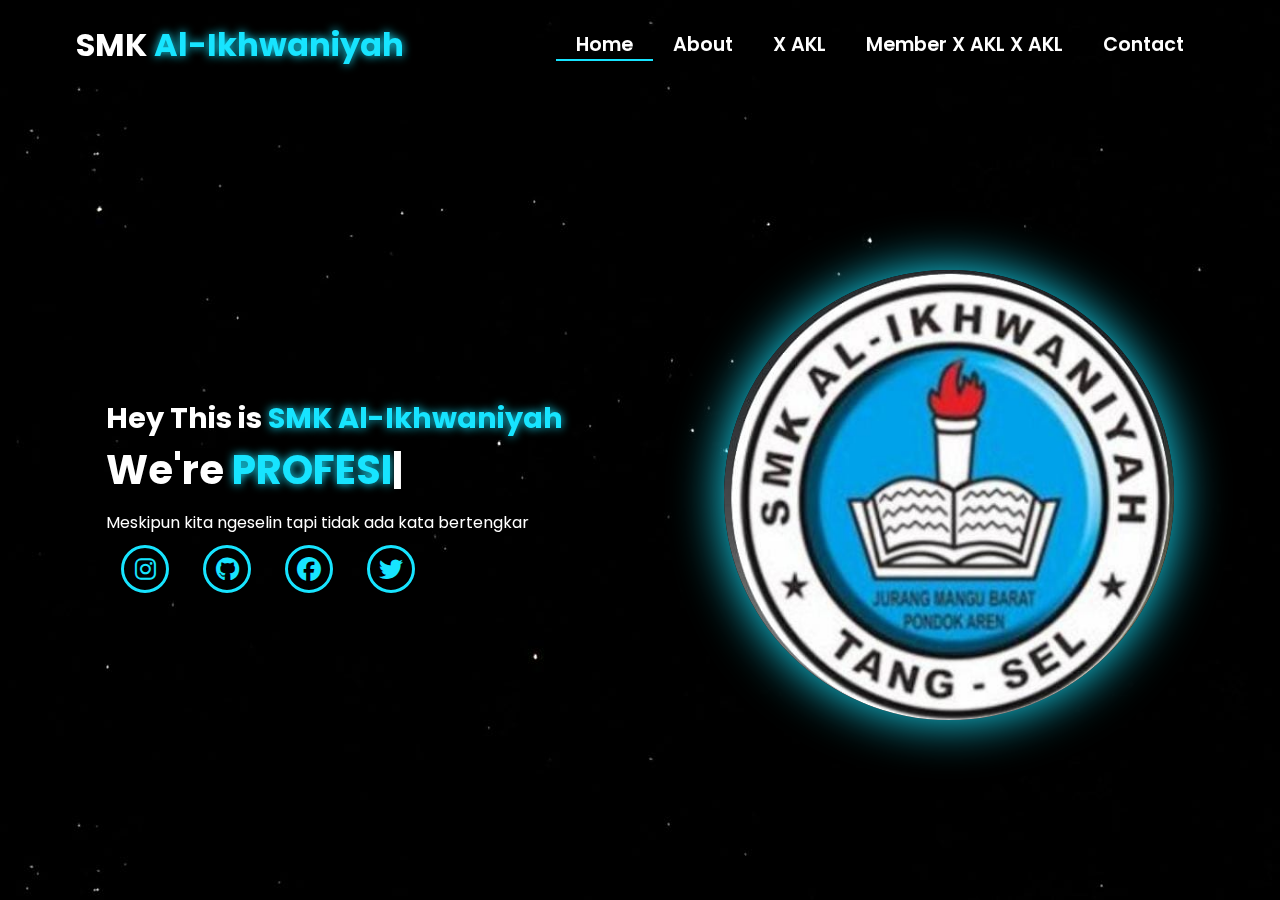
<file: index.html>
<!DOCTYPE html>
<html lang="en">

<head>

    <!-- Pengaturan karakter encoding untuk mendukung semua karakter Unicode -->
    <meta charset="UTF-8">

    <!-- Pengaturan viewport untuk responsivitas pada perangkat mobile -->
    <meta name="viewport" content="width=device-width, initial-scale=1.0">

    <!-- 
      Import Font Awesome untuk ikon sosial media dan navigasi
      Versi 6.5.1 dipilih untuk fitur dan ikon terbaru 
    -->
    <link rel="stylesheet" href="https://cdnjs.cloudflare.com/ajax/libs/font-awesome/6.5.1/css/all.min.css">

    <!-- 
      Import AOS (Animate On Scroll) library
      Digunakan untuk membuat animasi scroll yang menarik 
    -->
    <link rel="stylesheet" href="https://unpkg.com/aos@next/dist/aos.css" />

    <!-- Import file CSS custom untuk styling tambahan -->
    <link rel="stylesheet" href="css/style.css">
    <title>Portfolio Website</title>
</head>

<body>

    <!-- 
      Navigation Section
      - Menggunakan sistem grid untuk layout
      - Includes logo dan menu navigasi
      - Responsive dengan hamburger menu untuk mobile 
    -->
    <nav>
        <div class="nav-container">

            <!-- 
              Logo dengan animasi zoom-in
              data-aos-duration: 1500ms untuk animasi yang smooth 
            -->
            <div class="logo" data-aos="zoom-in" data-aos-duration="1500">
               SMK <span>Al-Ikhwaniyah</span>
            </div>

            <!-- 
              Navigation Links
              - Menggunakan fade-up animation dengan delays bertingkat
              - Active class untuk halaman yang sedang aktif 
            -->
            <div class="links">
                <div class="link active" data-aos="fade-up" data-aos-duration="1500" data-aos-delay="100"><a
                        href="index.html">Home</a></div>
                <div class="link" data-aos="fade-up" data-aos-duration="1500" data-aos-delay="200"><a
                        href="about.html">About</a></div>
                <div class="link" data-aos="fade-up" data-aos-duration="1500" data-aos-delay="300"><a
                        href="skill.html">X AKL</a></div>
                <div class="link" data-aos="fade-up" data-aos-duration="1500" data-aos-delay="400"><a
                        href="service.html">Member X AKL X AKL</a></div>
                <div class="link" data-aos="fade-up" data-aos-duration="1500" data-aos-delay="500"><a
                        href="contact.html">Contact</a></div>
            </div>
        </div>

        <!-- 
          Hamburger Menu Icon
          - Muncul pada tampilan mobile
          - Menggunakan Font Awesome icon
          - onClick handler untuk membuka menu 
        -->
        <i class="fa-solid fa-bars hamburg" onclick="hamburg()"></i>

        <!-- 
          Dropdown Menu untuk Mobile
          - Berisi link navigasi yang sama
          - Muncul ketika hamburger menu diklik
          - Includes tombol close (x) 
        -->
        <div class="dropdown">
            <div class="links">
                <a href="index.html">Home</a>
                <a href="about.html">About</a>
                <a href="skill.html">X AKL</a>
                <a href="service.html">Member X AKL</a>
                <a href="contact.html">Contact</a>
                <i class="fa-solid fa-xmark cancel" onclick="cancel()"></i>
            </div>
        </div>
    </nav>

    <!-- 
      Main Content Section
      - Menggunakan grid untuk layout dua kolom
      - Includes teks intro dan gambar profil 
    -->
    <section>
        <div class="main-container">
            <!-- 
              Content Container
              - Berisi heading, typewriter effect, dan social links
              - Setiap elemen memiliki animasi AOS yang berbeda 
            -->
            <div class="content">
                <!-- Heading dengan fade-left animation -->
                <h1 data-aos="fade-left" data-aos-duration="1500" data-aos-delay="700">Hey This is<span> SMK Al-Ikhwaniyah </span>
                </h1>

                <!-- 
                  Typewriter Effect
                  - Menggunakan JavaScript untuk animasi ketik
                  - Fade-right animation untuk container 
                -->
                <div data-aos="fade-right" data-aos-duration="1500" data-aos-delay="900" class="typewriter">We're <span
                        class="typewriter-text"></span><label for="">|</label></div>

                <!-- Paragraf deskripsi dengan flip-down animation -->
                <p data-aos="flip-down" data-aos-duration="1500" data-aos-delay="1100">Meskipun kita ngeselin tapi tidak ada kata bertengkar</p>

                <!-- 
                  Social Media Links
                  - Menggunakan Font Awesome icons
                  - Fade-up animation dengan delays bertingkat 
                -->
                <div class="social-links">
                    <a data-aos="fade-up" data-aos-duration="1500" data-aos-delay="1300"><i
                            class="fa-brands fa-instagram"></i></a>
                    <a href="#" data-aos="fade-up" data-aos-duration="1500" data-aos-delay="1400"><i
                            class="fa-brands fa-github"></i></a>
                    <a href="#" data-aos="fade-up" data-aos-duration="1500" data-aos-delay="1500"><i
                            class="fa-brands fa-facebook"></i></a>
                    <a href="#" data-aos="fade-up" data-aos-duration="1500" data-aos-delay="1600"><i
                            class="fa-brands fa-twitter"></i></a>
                </div>

                <!-- 
                  Download CV Button
                  - Zoom-out animation dengan delay terpanjang
                  - Styling didefinisikan di CSS 
                -->
            </div>

            <!-- 
              Image Container
              - Menggunakan zoom-in animation
              - Durasi lebih panjang (3000ms) untuk efek dramatic 
            -->
            <div class="image" data-aos="zoom-in" data-aos-duration="3000">
                <img src="img/ikhwan logo.jpg" alt="">
            </div>
        </div>
    </section>

    <!-- 
      Script Imports
      - AOS library untuk animasi
      - Custom JavaScript untuk fungsionalitas tambahan 
    -->
    <script src="https://unpkg.com/aos@next/dist/aos.js"></script>
    <script>
        // Inisialisasi AOS dengan offset 0 untuk trigger tepat waktu
        AOS.init({ offset: 0, });
    </script>
    <script src="./js/script.js"></script>
</body>

</html>
</file>
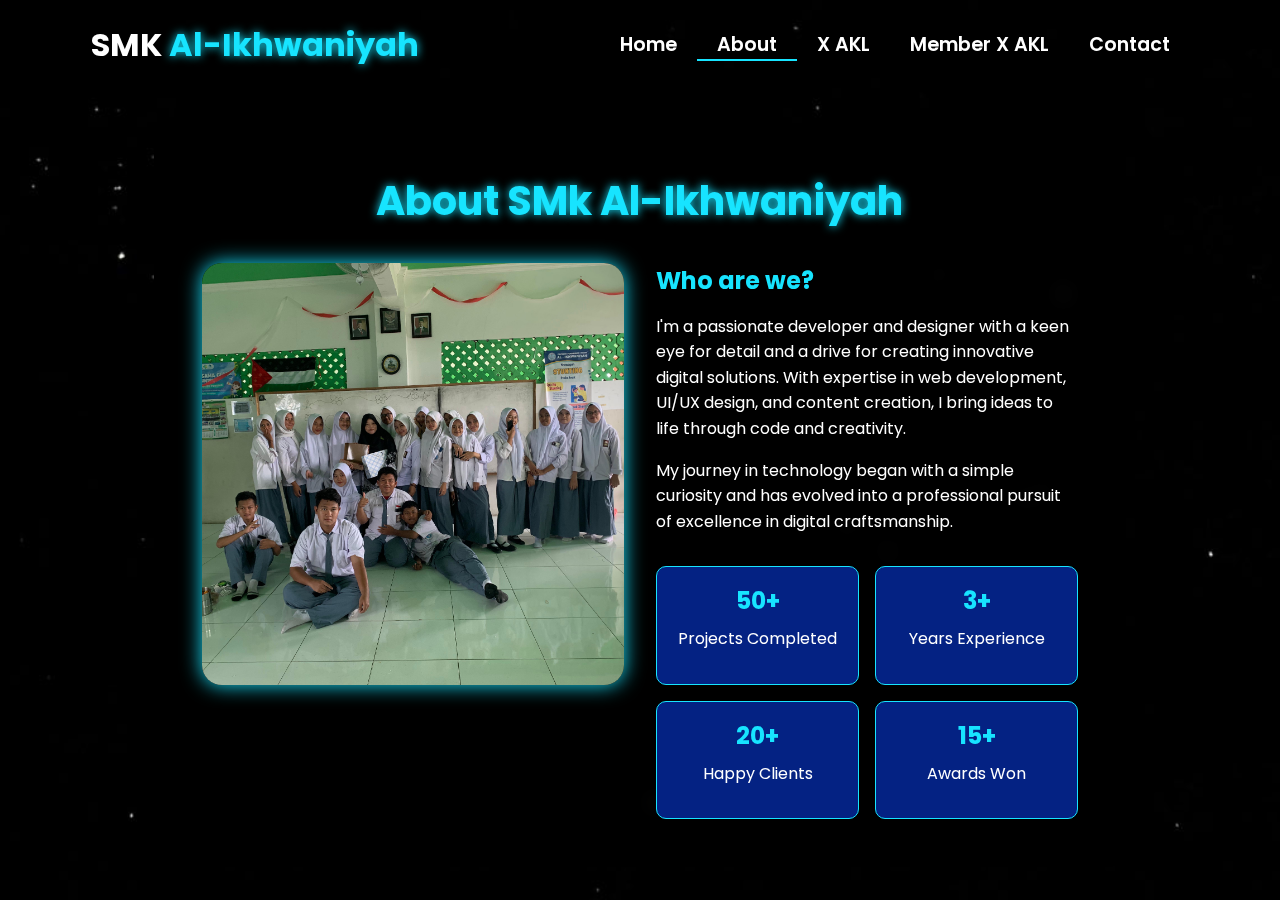
<file: about.html>
<!DOCTYPE html>
<html lang="en">

<head>
    <meta charset="UTF-8">
    <meta name="viewport" content="width=device-width, initial-scale=1.0">

    <!-- Link ke Font Awesome untuk ikon -->
    <link rel="stylesheet" href="https://cdnjs.cloudflare.com/ajax/libs/font-awesome/6.5.1/css/all.min.css">

    <!-- Link ke library animasi AOS -->
    <link rel="stylesheet" href="https://unpkg.com/aos@next/dist/aos.css" />

    <!-- CSS internal untuk styling halaman -->
    <style>
        /* 
          Import Google Font Poppins
          Font weight yang diimport: 100, 200, 300, 400, 500, 600 
        */
        @import url("https://fonts.googleapis.com/css2?family=Poppins:wght@100;200;300;400;500;600&display=swap");

        /* Reset CSS dan pengaturan default */
        * {
            padding: 0;
            margin: 0;
            font-family: "Poppins", sans-serif;
            box-sizing: border-box;
        }

        /* 
          Styling untuk body
          - Menggunakan background image
          - Cover seluruh viewport
          - Mencegah horizontal scroll
        */
        body {
            width: 100%;
            min-height: 100vh;
            background-image: url("./img/background.jpg");
            background-size: cover;
            overflow-x: hidden;
            position: relative;
        }

        /* 
          Navbar styling
          - Fixed height 10vh
          - Posisi relative untuk positioning yang tepat
          - z-index tinggi agar selalu di atas konten lain
        */
        nav {
            width: 100%;
            height: 10vh;
            position: sticky;
            position: relative;
            /* Ubah dari sticky ke relative */
            z-index: 1000;
            /* Tambahkan z-index tinggi untuk nav */
        }

        /* Container untuk konten navbar */
        .nav-container {
            width: 100%;
            height: 100%;
            display: flex;
            justify-content: space-around;
            align-items: center;
        }

        /* 
          Logo styling
          - Warna putih dengan ukuran 2rem
          - Text shadow untuk efek glow pada span 
        */
        .logo {
            color: white;
            font-size: 2rem;
            font-weight: bold;
        }

        .logo span {
            color: rgb(23, 228, 255);
            text-shadow: 0 0 10px rgb(23, 228, 255);
        }

        /* 
          Hamburger dan Cancel button styling
          - Hanya muncul di mobile view
          - Posisi absolute di kanan atas
        */
        .hamburg,
        .cancel {
            cursor: pointer;
            position: absolute;
            right: 15px;
            top: 10px;
            color: white;
            display: none;
            font-size: clamp(2.5rem, 0.5rem + 5vw, 3rem);
        }

        /* 
          Navigation links container
          - Flex layout untuk alignment horizontal
        */
        .nav-container .links {
            display: flex;
        }

        /* 
          Individual navigation links
          - Spacing dan styling untuk tiap link
          - Hover effect dengan border bottom
        */
        .nav-container .links a {
            font-size: 1.2rem;
            color: white;
            margin: 0 20px;
            text-decoration: none;
            font-weight: 550;
            transition: 0.3s linear;
        }

        .nav-container .links a:hover {
            color: rgb(23, 228, 255);
            border-bottom: 2px solid rgb(23, 228, 255);
        }

        /* Styling untuk link aktif */
        .nav-container .links .active {
            color: rgb(23, 228, 255);
            border-bottom: 2px solid rgb(23, 228, 255);
        }

        /* 
          Dropdown menu untuk mobile view
          - Fixed positioning dengan transform untuk animasi
          - Backdrop filter untuk efek blur
        */
        .dropdown {
            z-index: 1000;
            position: fixed;
            top: 0;
            left: 0;
            right: 0;
            transform: translateY(-500px);
            width: 100%;
            height: auto;
            backdrop-filter: blur(4px) brightness(40%);
            box-shadow: 0 0 20px black;
            transition: 0.2s linear;
        }

        .dropdown .links a {
            display: flex;
            color: white;
            text-decoration: none;
            padding: 15px 0;
            justify-content: center;
            align-items: center;
            transition: 0.2s linear;
        }

        .dropdown .links a:hover {
            background-color: rgb(23, 228, 255);
        }

        /* About Section Styles */
        .about-container {
            width: 100%;
            min-height: 90vh;
            display: flex;
            justify-content: center;
            align-items: center;
            padding: 2rem;
            position: relative;
            z-index: 1;
        }

        .about-content {
            width: 80%;
            max-width: 1200px;
            background: rgba(0, 0, 0, 0.7);
            backdrop-filter: blur(10px);
            border-radius: 20px;
            padding: 3rem;
            color: white;
            /* box-shadow: 0 0 30px rgba(5, 43, 166, 0.788); */
        }

        .about-header {
            text-align: center;
            margin-bottom: 2rem;
        }

        .about-header h1 {
            font-size: 2.5rem;
            color: rgb(23, 228, 255);
            text-shadow: 0 0 10px rgb(23, 228, 255);
            margin-bottom: 1rem;
        }

        .about-grid {
            display: grid;
            grid-template-columns: 1fr 1fr;
            gap: 2rem;
        }

        .about-image {
            width: 100%;
            aspect-ratio: 1;
            border-radius: 20px;
            overflow: hidden;
            box-shadow: 0 0 20px rgb(23, 228, 255);
        }

        .about-image img {
            width: 100%;
            height: 100%;
            object-fit: cover;
        }

        .about-text h2 {
            color: rgb(23, 228, 255);
            margin-bottom: 1rem;
        }

        .about-text p {
            line-height: 1.6;
            margin-bottom: 1rem;
        }

        .stats {
            display: grid;
            grid-template-columns: repeat(2, 1fr);
            gap: 1rem;
            margin-top: 2rem;
        }

        .stat-item {
            background: rgba(5, 43, 166, 0.788);
            padding: 1rem;
            border-radius: 10px;
            text-align: center;
            border: 1px solid rgb(23, 228, 255);
            cursor: pointer;
        }

        .stat-item h3 {
            color: rgb(23, 228, 255);
            font-size: 1.5rem;
            margin-bottom: 0.5rem;
        }

        .content-grid {
            display: grid;
            grid-template-columns: repeat(auto-fit, minmax(280px, 1fr));
            gap: 2rem;
            padding: 2rem 0;
        }

        .content-card {
            background: rgba(5, 43, 166, 0.788);
            border-radius: 15px;
            overflow: hidden;
            transition: all 0.3s ease;
            cursor: pointer;
        }

        .content-card:hover {
            transform: translateY(-5px);
            box-shadow: 0 5px 15px rgba(5, 43, 166, 0.788);
        }

        .card-image {
            width: 100%;
            height: 200px;
            overflow: hidden;
        }

        .card-image img {
            width: 100%;
            height: 100%;
            object-fit: cover;
        }

        .card-info {
            padding: 1.5rem;
        }

        .card-info h3 {
            color: rgb(23, 228, 255);
            margin-bottom: 0.5rem;
        }

        .card-info p {
            font-size: 0.9rem;
            margin-bottom: 1rem;
        }

        .card-info .technologies {
            display: flex;
            flex-wrap: wrap;
            gap: 0.5rem;
            margin-top: 1rem;
        }

        .technology-tag {
            background: rgba(5, 43, 166, 0.788);
            padding: 0.3rem 0.8rem;
            border-radius: 15px;
            font-size: 0.8rem;
            color: rgb(23, 228, 255);
        }

        .back-button {
            display: inline-block;
            padding: 0.8rem 1.5rem;
            background: rgb(23, 228, 255);
            color: white;
            border-radius: 5px;
            text-decoration: none;
            margin-bottom: 2rem;
            transition: all 0.3s ease;
        }

        .back-button:hover {
            background: rgb(23, 228, 255);
            transform: translateY(-2px);
        }

        .award-icon {
            font-size: 2rem;
            color: rgb(23, 228, 255);
            margin-bottom: 1rem;
        }

        .client-testimonial {
            font-style: italic;
            margin-top: 1rem;
            padding: 1rem;
            background: rgba(58, 211, 3, 0.05);
            border-radius: 10px;
        }



        @media (max-width: 884px) {
            .about-grid {
                grid-template-columns: 1fr;
            }

            nav .logo {
                position: absolute;
                top: 16px;
                left: 15px;
                font-size: 1.5rem;
            }

            .nav-container .links {
                display: none;
            }

            .hamburg,
            .cancel {
                display: block;
            }
        }

        @media (max-width: 440px) {
            .about-container {
                padding: 1rem;
            }

            .about-content {
                width: 95%;
                /* Memperbesar width untuk layar kecil */
                padding: 1.5rem;
            }

            .about-header h1 {
                font-size: 1.8rem;
                /* Mengurangi ukuran judul */
            }

            .about-text h2 {
                font-size: 1.4rem;
                /* Mengurangi ukuran sub-judul */
            }

            .about-text p {
                font-size: 0.9rem;
                /* Mengurangi ukuran teks */
                line-height: 1.4;
            }

            .about-image {
                width: 100%;
                max-height: 250px;
                /* Membatasi tinggi gambar */
            }

            .stats {
                grid-template-columns: repeat(2, 1fr);
                /* Tetap 2 kolom tapi lebih kecil */
                gap: 0.8rem;
            }

            .stat-item {
                padding: 0.8rem;
            }

            .stat-item h3 {
                font-size: 1.2rem;
                /* Mengurangi ukuran angka statistik */
            }

            .stat-item p {
                font-size: 0.8rem;
                /* Mengurangi ukuran teks statistik */
            }

            /* Menyesuaikan padding untuk link statistik */
            .stat-item a {
                padding: 0.5rem;
                display: block;
            }
        }
    </style>
    <title>About - Portfolio Website</title>
</head>

<body>

    <!-- Navigasi -->
    <nav>
        <div class="nav-container">
            <div class="logo" data-aos="zoom-in" data-aos-duration="1500">
                SMK <span> Al-Ikhwaniyah</span>
            </div>
            <div class="links">
                <div class="link" data-aos="fade-up" data-aos-duration="1500" data-aos-delay="100"><a
                        href="index.html">Home</a></div>
                <div class="link active" data-aos="fade-up" data-aos-duration="1500" data-aos-delay="200"><a
                        href="about.html">About</a></div>
                <div class="link" data-aos="fade-up" data-aos-duration="1500" data-aos-delay="300"><a
                        href="skill.html">X AKL</a></div>
                <div class="link" data-aos="fade-up" data-aos-duration="1500" data-aos-delay="400"><a
                        href="service.html">Member X AKL</a></div>
                <div class="link" data-aos="fade-up" data-aos-duration="1500" data-aos-delay="500"><a
                        href="contact.html">Contact</a></div>
            </div>
        </div>
        <i class="fa-solid fa-bars hamburg" onclick="hamburg()"></i>
        <div class="dropdown">
            <div class="links">
                <a href="index.html">Home</a>
                <a href="about.html">About</a>
                <a href="skill.html">X AKL</a>
                <a href="service.html">Member X AKL</a>
                <a href="contact.html">Contact</a>
                <i class="fa-solid fa-xmark cancel" onclick="cancel()"></i>
            </div>
        </div>
    </nav>

    <!-- Konten utama halaman About -->
    <div class="about-container">
        <div class="about-content" id="aboutContent">
            <!-- Bagian header -->
            <div class="about-header" data-aos="fade-down" data-aos-duration="1500">
                <h1>About SMk Al-Ikhwaniyah</h1>
            </div>

            <!-- Grid untuk gambar dan teks deskripsi -->
            <div class="about-grid">
                <div class="about-image" data-aos="fade-right" data-aos-duration="1500">
                    <img src="img/X AKL-hari_guru.jpg" alt="About Image">
                </div>
                <div class="about-text" data-aos="fade-left" data-aos-duration="1500">
                    <h2>Who are we?</h2>
                    <p>I'm a passionate developer and designer with a keen eye for detail and a drive for creating
                        innovative digital solutions. With expertise in web development, UI/UX design, and content
                        creation, I bring ideas to life through code and creativity.</p>
                    <p>My journey in technology began with a simple curiosity and has evolved into a professional
                        pursuit of excellence in digital craftsmanship.</p>

                    <div class="stats">
                        <div class="stat-item" data-aos="zoom-in" data-aos-duration="1500" data-aos-delay="200"
                            onclick="showProjects()">
                            <h3>50+</h3>
                            <p>Projects Completed</p>
                        </div>
                        <div class="stat-item" data-aos="zoom-in" data-aos-duration="1500" data-aos-delay="400"
                            onclick="showExperience()">
                            <h3>3+</h3>
                            <p>Years Experience</p>
                        </div>
                        <div class="stat-item" data-aos="zoom-in" data-aos-duration="1500" data-aos-delay="600"
                            onclick="showClients()">
                            <h3>20+</h3>
                            <p>Happy Clients</p>
                        </div>
                        <div class="stat-item" data-aos="zoom-in" data-aos-duration="1500" data-aos-delay="800"
                            onclick="showAwards()">
                            <h3>15+</h3>
                            <p>Awards Won</p>
                        </div>
                    </div>
                </div>
            </div>
        </div>

        <!-- Link ke library animasi AOS -->
        <script src="https://unpkg.com/aos@next/dist/aos.js"></script>

        <!-- JavaScript untuk interaksi dan animasi halaman -->
        <script>

            // Inisialisasi library AOS
            AOS.init({ offset: 0 });

            // Fungsi untuk menampilkan menu hamburger
            function hamburg() {
                const navbar = document.querySelector(".dropdown")
                navbar.style.transform = "translateY(0px)"
            }

            // Fungsi untuk menyembunyikan menu hamburger
            function cancel() {
                const navbar = document.querySelector(".dropdown")
                navbar.style.transform = "translateY(-500px)"
            }

            // Fungsi untuk menampilkan daftar Project
            function showProjects() {
                const aboutContent = document.getElementById('aboutContent');
                aboutContent.innerHTML = `
                <a href="about.html" class="back-button" onclick="restoreInitialContent()">
                    <i class="fas fa-arrow-left"></i> Back
                </a>
                <div class="about-header" data-aos="fade-down" data-aos-duration="1500">
                    <h1>My Projects</h1>
                </div>
                <div class="content-grid">
                    ${generateProjectCards()}
                </div>
            `;
                AOS.refresh();
            }

            // Fungsi untuk menampilkan daftar Experience
            function showExperience() {
                const aboutContent = document.getElementById('aboutContent');
                aboutContent.innerHTML = `
                <a href="about.html" class="back-button" onclick="restoreInitialContent()">
                    <i class="fas fa-arrow-left"></i> Back
                </a>
                <div class="about-header" data-aos="fade-down" data-aos-duration="1500">
                    <h1>My Experience</h1>
                </div>
                <div class="content-grid">
                    ${generateExperienceCards()}
                </div>
            `;
                AOS.refresh();
            }

            // Fungsi untuk menampilkan daftar Clients
            function showClients() {
                const aboutContent = document.getElementById('aboutContent');
                aboutContent.innerHTML = `
                <a href="about.html" class="back-button" onclick="restoreInitialContent()">
                    <i class="fas fa-arrow-left"></i> Back
                </a>
                <div class="about-header" data-aos="fade-down" data-aos-duration="1500">
                    <h1>Client Success Stories</h1>
                </div>
                <div class="content-grid">
                    ${generateClientCards()}
                </div>
            `;
                AOS.refresh();
            }

            // Fungsi untuk menampilkan daftar Awards
            function showAwards() {
                const aboutContent = document.getElementById('aboutContent');
                aboutContent.innerHTML = `
                <a href="about.html" class="back-button" onclick="restoreInitialContent()">
                    <i class="fas fa-arrow-left"></i> Back
                </a>
                <div class="about-header" data-aos="fade-down" data-aos-duration="1500">
                    <h1>Awards & Recognition</h1>
                </div>
                <div class="content-grid">
                    ${generateAwardCards()}
                </div>
            `;
                AOS.refresh();
            }

            // Fungsi pembantu untuk menghasilkan kartu project
            function generateProjectCards() {
                const projects = [
                    {
                        title: "E-Commerce Platform",
                        image: "img/zoro.jpg",
                        description: "A full-stack e-commerce solution with payment integration",
                        technologies: ["React", "Node.js", "MongoDB"]
                    },
                    {
                        title: "Portfolio Website",
                        image: "img/zoro.jpg",
                        description: "Responsive portfolio website with modern animations",
                        technologies: ["HTML", "CSS", "JavaScript"]
                    },
                    {
                        title: "Task Management App",
                        image: "img/zoro.jpg",
                        description: "Mobile-first task management application",
                        technologies: ["Vue.js", "Firebase"]
                    }
                    // Add more projects as needed
                ];

                return projects.map(project => `
                <div class="content-card" data-aos="fade-up">
                    <div class="card-image">
                        <img src="${project.image}" alt="${project.title}">
                    </div>
                    <div class="card-info">
                        <h3>${project.title}</h3>
                        <p>${project.description}</p>
                        <div class="technologies">
                            ${project.technologies.map(tech => `
                                <span class="technology-tag">${tech}</span>
                            `).join('')}
                        </div>
                    </div>
                </div>
            `).join('');
            }

            // Fungsi pembantu untuk menghasilkan kartu experience
            function generateExperienceCards() {
                const experiences = [
                    {
                        title: "Senior Web Developer",
                        company: "Tech Solutions Inc.",
                        period: "2021 - Present",
                        description: "Leading frontend development team and implementing modern web solutions"
                    },
                    {
                        title: "Frontend Developer",
                        company: "Digital Agency",
                        period: "2019 - 2021",
                        description: "Developed responsive websites and web applications"
                    }
                    // Add more experiences as needed
                ];

                return experiences.map(exp => `
                <div class="content-card" data-aos="fade-up">
                    <div class="card-info">
                        <h3>${exp.title}</h3>
                        <h4>${exp.company}</h4>
                        <p class="period">${exp.period}</p>
                        <p>${exp.description}</p>
                    </div>
                </div>
            `).join('');
            }

            // Fungsi pembantu untuk menghasilkan kartu client
            function generateClientCards() {
                const clients = [
                    {
                        name: "Ell Udin",
                        company: "Innovation Corp",
                        image: "img/zoro.jpg",
                        testimonial: "Outstanding work on our company website redesign!"
                    },
                    {
                        name: "Ell Ucup",
                        company: "Tech Startup",
                        image: "img/zoro.jpg",
                        testimonial: "Delivered our app ahead of schedule with excellent quality"
                    }
                    // Add more clients as needed
                ];

                return clients.map(client => `
                <div class="content-card" data-aos="fade-up">
                    <div class="card-image">
                        <img src="${client.image}" alt="${client.name}">
                    </div>
                    <div class="card-info">
                        <h3>${client.name}</h3>
                        <h4>${client.company}</h4>
                        <p class="client-testimonial">"${client.testimonial}"</p>
                    </div>
                </div>
            `).join('');
            }

            // Fungsi pembantu untuk menghasilkan kartu award
            function generateAwardCards() {
                const awards = [
                    {
                        title: "Best Web Design",
                        organization: "Design Awards 2023",
                        description: "Recognition for exceptional web design and user experience"
                    },
                    {
                        title: "Innovation Award",
                        organization: "Tech Summit 2022",
                        description: "Awarded for innovative use of emerging technologies"
                    }
                    // Add more awards as needed
                ];

                return awards.map(award => `
                <div class="content-card" data-aos="fade-up">
                    <div class="card-info">
                        <div class="award-icon">
                            <i class="fas fa-trophy"></i>
                        </div>
                        <h3>${award.title}</h3>
                        <h4>${award.organization}</h4>
                        <p>${award.description}</p>
                    </div>
                </div>
            `).join('');
            }

            // Fungsi untuk mengembalikan konten awal
            function restoreInitialContent() {
                const aboutContent = document.getElementById('aboutContent');
                aboutContent.innerHTML = `
                <div class="about-header" data-aos="fade-down" data-aos-duration="1500">
                    <h1>About Me</h1>
                </div>
                <div class="about-grid">
                    <div class="about-image" data-aos="fade-right" data-aos-duration="1500">
                        <img src="img/zoro.jpg" alt="About Image">
                    </div>
                    <div class="about-text" data-aos="fade-left" data-aos-duration="1500">
                        <h2>Who Am I?</h2>
                        <p>I'm a passionate developer and designer with a keen eye for detail and a drive for creating
                            innovative digital solutions. With expertise in web development, UI/UX design, and content
                            creation, I bring ideas to life through code and creativity.</p>
                        <p>My journey in technology began with a simple curiosity and has evolved into a professional
                            pursuit of excellence in digital craftsmanship.</p>

                        <div class="stats">
                            <div class="stat-item" data-aos="zoom-in" data-aos-duration="1500" data-aos-delay="200" onclick="showProjects()">
                                <h3>50+</h3>
                                <p>Projects Completed</p>
                            </div>
                            <div class="stat-item" data-aos="zoom-in" data-aos-duration="1500" data-aos-delay="400" onclick="showExperience()">
                                <h3>3+</h3>
                                <p>Years Experience</p>
                            </div>
                            <div class="stat-item" data-aos="zoom-in" data-aos-duration="1500" data-aos-delay="600" onclick="showClients()">
                                <h3>20+</h3>
                                <p>Happy Clients</p>
                            </div>
                            <div class="stat-item" data-aos="zoom-in" data-aos-duration="1500" data-aos-delay="800" onclick="showAwards()">
                                <h3>15+</h3>
                                <p>Awards Won</p>
                            </div>
                        </div>
                    </div>
                </div>
            `;
                AOS.refresh();
            }

        </script>
</body>

</html>
</file>
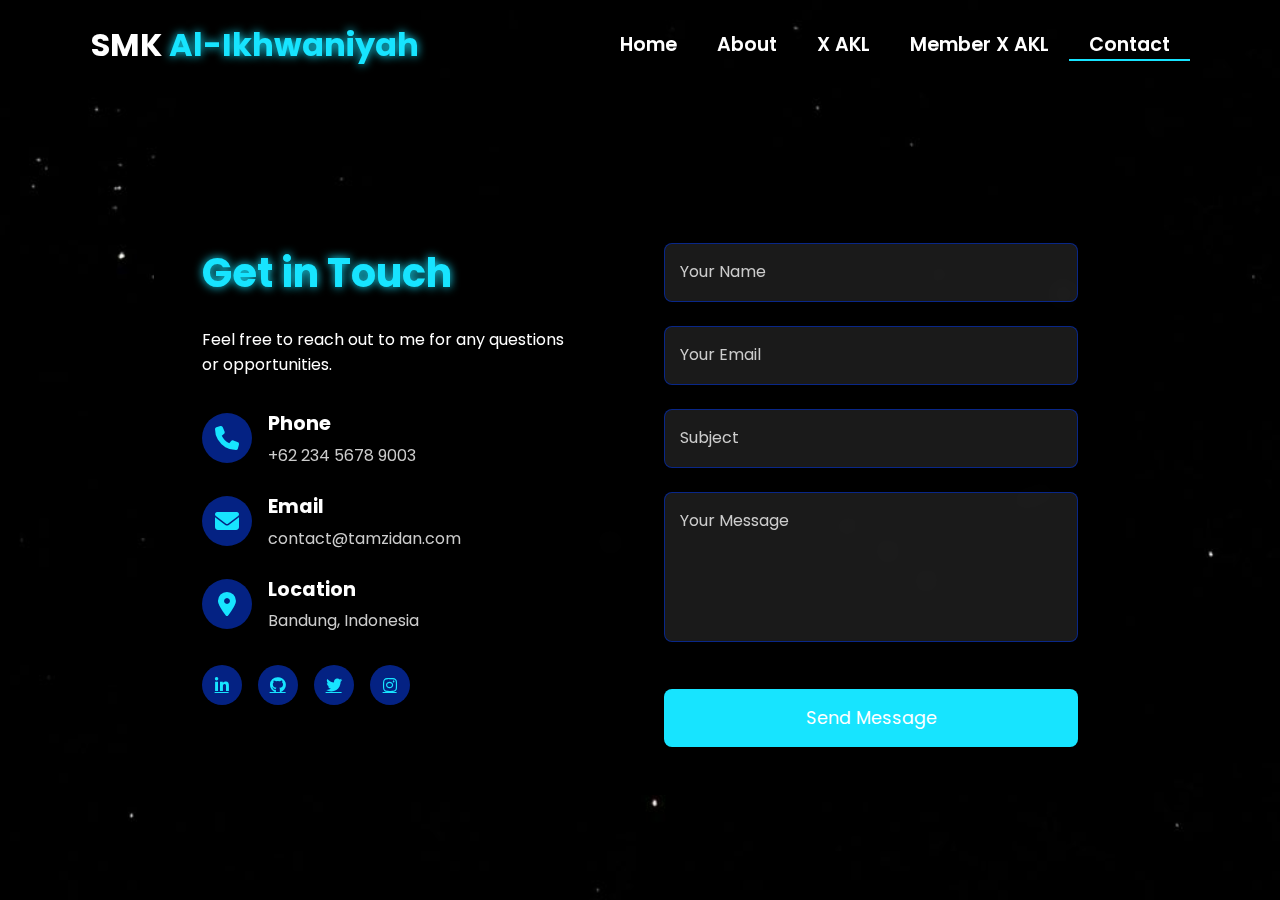
<file: contact.html>
<!DOCTYPE html>
<html lang="en">

<head>
    <meta charset="UTF-8">
    <meta name="viewport" content="width=device-width, initial-scale=1.0">
    <link rel="stylesheet" href="https://cdnjs.cloudflare.com/ajax/libs/font-awesome/6.5.1/css/all.min.css">
    <link rel="stylesheet" href="https://unpkg.com/aos@next/dist/aos.css" />
    <style>
        @import url("https://fonts.googleapis.com/css2?family=Poppins:wght@100;200;300;400;500;600&display=swap");

        * {
            padding: 0;
            margin: 0;
            font-family: "Poppins", sans-serif;
            box-sizing: border-box;
        }

        body {
            width: 100%;
            height: 100vh;
            background-image: url("./img/background.jpg");
            background-size: cover;
            overflow: auto;
            position: relative;
        }

        nav {
            width: 100%;
            height: 10vh;
            position: relative;
            z-index: 1000;
        }

        .nav-container {
            width: 100%;
            height: 100%;
            display: flex;
            justify-content: space-around;
            align-items: center;
        }

        .logo {
            color: white;
            font-size: 2rem;
            font-weight: bold;
        }

        .logo span {
            color: rgb(23, 228, 255);
            text-shadow: 0 0 10px rgb(23, 228, 255);
        }

        .hamburg,
        .cancel {
            cursor: pointer;
            position: absolute;
            right: 15px;
            top: 10px;
            color: white;
            display: none;
            font-size: clamp(2.5rem, 0.5rem + 5vw, 3rem);
        }

        .nav-container .links {
            display: flex;
        }

        .nav-container .links a {
            font-size: 1.2rem;
            color: white;
            margin: 0 20px;
            text-decoration: none;
            font-weight: 550;
            transition: 0.3s linear;
        }

        .nav-container .links a:hover {
            color: rgb(23, 228, 255);
            border-bottom: 2px solid rgb(23, 228, 255);
        }

        .nav-container .links .active {
            color: rgb(23, 228, 255);
            border-bottom: 2px solid rgb(23, 228, 255);
        }

        .dropdown {
            z-index: 1000;
            position: fixed;
            top: 0;
            left: 0;
            right: 0;
            transform: translateY(-500px);
            width: 100%;
            height: auto;
            backdrop-filter: blur(4px) brightness(40%);
            box-shadow: 0 0 20px black;
            transition: 0.2s linear;
        }

        .dropdown .links a {
            display: flex;
            color: white;
            text-decoration: none;
            padding: 15px 0;
            justify-content: center;
            align-items: center;
            transition: 0.2s linear;
        }

        .dropdown .links a:hover {
            background-color: rgb(23, 228, 255);
        }

        /* Contact Section Styles */
        .contact-container {
            width: 100%;
            min-height: 90vh;
            display: flex;
            justify-content: center;
            align-items: center;
            padding: 2rem;
        }

        .contact-content {
            width: 80%;
            max-width: 1200px;
            background: rgba(0, 0, 0, 0.7);
            backdrop-filter: blur(10px);
            border-radius: 20px;
            padding: 3rem;
            color: white;
            display: grid;
            grid-template-columns: 1fr 1fr;
            gap: 3rem;
        }

        .contact-info {
            padding-right: 2rem;
        }

        .contact-header h1 {
            font-size: 2.5rem;
            color: rgb(23, 228, 255);
            text-shadow: 0 0 10px rgb(23, 228, 255);
            margin-bottom: 1.5rem;
        }

        .contact-details {
            margin-top: 2rem;
        }

        .contact-item {
            display: flex;
            align-items: center;
            margin-bottom: 1.5rem;
        }

        .contact-icon {
            width: 50px;
            height: 50px;
            background: hwb(226 2% 35% / 0.788);
            border-radius: 50%;
            display: flex;
            justify-content: center;
            align-items: center;
            margin-right: 1rem;
        }

        .contact-icon i {
            font-size: 1.5rem;
            color: rgb(23, 228, 255);
        }

        .contact-text h3 {
            font-size: 1.2rem;
            margin-bottom: 0.3rem;
        }

        .contact-text p {
            color: #cccccc;
        }

        .contact-form form {
            display: flex;
            flex-direction: column;
            gap: 1.5rem;
        }

        .form-group {
            position: relative;
        }

        .form-group input,
        .form-group textarea {
            width: 100%;
            padding: 1rem;
            background: rgba(255, 255, 255, 0.1);
            border: 1px solid rgba(5, 43, 166, 0.788);
            border-radius: 8px;
            color: white;
            font-size: 1rem;
            transition: all 0.3s ease;
        }

        .form-group textarea {
            height: 150px;
            resize: none;
        }

        .form-group input:focus,
        .form-group textarea:focus {
            outline: none;
            border-color: rgb(23, 228, 255);
            box-shadow: 0 0 10px rgba(5, 43, 166, 0.788);
        }

        .form-group label {
            position: absolute;
            left: 1rem;
            top: 1rem;
            color: #cccccc;
            transition: all 0.3s ease;
            pointer-events: none;
        }

        .form-group input:focus~label,
        .form-group input:valid~label,
        .form-group textarea:focus~label,
        .form-group textarea:valid~label {
            top: -0.5rem;
            left: 0.8rem;
            font-size: 0.8rem;
            padding: 0 0.5rem;
            background: rgba(0, 0, 0, 0.7);
            color: rgb(23, 228, 255);
        }

        .submit-btn {
            padding: 1rem 2rem;
            background: rgb(23, 228, 255);
            border: none;
            border-radius: 8px;
            color: white;
            font-size: 1.1rem;
            cursor: pointer;
            transition: all 0.3s ease;
            margin-top: 1rem;
        }

        .submit-btn:hover {
            background: transparent;
            box-shadow: 0 0 20px rgba(5, 43, 166, 0.788);
            border: 2px solid rgb(23, 228, 255);
        }

        .social-links {
            margin-top: 2rem;
            display: flex;
            gap: 1rem;
        }

        .social-links a {
            width: 40px;
            height: 40px;
            background: rgba(5, 43, 166, 0.788);
            border-radius: 50%;
            display: flex;
            justify-content: center;
            align-items: center;
            color: rgb(23, 228, 255);
            transition: all 0.3s ease;
        }

        .social-links a:hover {
            background: rgb(23, 228, 255);
            color: white;
            transform: translateY(-5px);
            box-shadow: 0 0 15px rgba(5, 43, 166, 0.788);
        }

        @media (max-height: 800px) {
            body {
                height: auto;
                min-height: 100vh;
            }

            .contact-container {
                height: auto;
                min-height: 90vh;
            }
        }

        @media (max-width: 884px) {
            nav .logo {
                position: absolute;
                top: 16px;
                left: 15px;
                font-size: 1.5rem;
            }

            .nav-container .links {
                display: none;
            }

            .hamburg,
            .cancel {
                display: block;
            }

            .contact-content {
                grid-template-columns: 1fr;
                gap: 2rem;
            }

            .contact-info {
                padding-right: 0;
            }
        }

        @media (max-width: 640px) {
            .contact-container {
                padding: 1rem;
            }

            .contact-content {
                width: 95%;
                padding: 1.5rem;
            }

            .contact-header h1 {
                font-size: 2rem;
            }

            .contact-item {
                flex-direction: column;
                text-align: center;
            }

            .contact-icon {
                margin-right: 0;
                margin-bottom: 1rem;
            }
        }
    </style>
    <title>Contact - Portfolio Website</title>
</head>

<body>
    <nav>
        <div class="nav-container">
            <div class="logo" data-aos="zoom-in" data-aos-duration="1500">
                SMK <span>Al-Ikhwaniyah</span>
            </div>
            <div class="links">
                <div class="link" data-aos="fade-up" data-aos-duration="1500" data-aos-delay="100"><a
                        href="index.html">Home</a></div>
                <div class="link" data-aos="fade-up" data-aos-duration="1500" data-aos-delay="200"><a
                        href="about.html">About</a></div>
                <div class="link" data-aos="fade-up" data-aos-duration="1500" data-aos-delay="300"><a
                        href="skill.html">X AKL</a></div>
                <div class="link" data-aos="fade-up" data-aos-duration="1500" data-aos-delay="400"><a
                        href="service.html">Member X AKL</a></div>
                <div class="link active" data-aos="fade-up" data-aos-duration="1500" data-aos-delay="500"><a
                        href="contact.html">Contact</a></div>
            </div>
        </div>
        <i class="fa-solid fa-bars hamburg" onclick="hamburg()"></i>
        <div class="dropdown">
            <div class="links">
                <a href="index.html">Home</a>
                <a href="about.html">About</a>
                <a href="skill.html">X AKL</a>
                <a href="service.html">Member X AKL</a>
                <a href="contact.html">Contact</a>
                <i class="fa-solid fa-xmark cancel" onclick="cancel()"></i>
            </div>
        </div>
    </nav>

    <div class="contact-container">
        <div class="contact-content">
            <div class="contact-info">
                <div class="contact-header" data-aos="fade-right" data-aos-duration="1500">
                    <h1>Get in Touch</h1>
                    <p>Feel free to reach out to me for any questions or opportunities.</p>
                </div>

                <div class="contact-details">
                    <div class="contact-item" data-aos="fade-right" data-aos-duration="1500" data-aos-delay="200">
                        <div class="contact-icon">
                            <i class="fas fa-phone"></i>
                        </div>
                        <div class="contact-text">
                            <h3>Phone</h3>
                            <p>+62 234 5678 9003</p>
                        </div>
                    </div>

                    <div class="contact-item" data-aos="fade-right" data-aos-duration="1500" data-aos-delay="400">
                        <div class="contact-icon">
                            <i class="fas fa-envelope"></i>
                        </div>
                        <div class="contact-text">
                            <h3>Email</h3>
                            <p>contact@tamzidan.com</p>
                        </div>
                    </div>

                    <div class="contact-item" data-aos="fade-right" data-aos-duration="1500" data-aos-delay="600">
                        <div class="contact-icon">
                            <i class="fas fa-location-dot"></i>
                        </div>
                        <div class="contact-text">
                            <h3>Location</h3>
                            <p>Bandung, Indonesia</p>
                        </div>
                    </div>
                </div>

                <div class="social-links" data-aos="fade-up" data-aos-duration="1500" data-aos-delay="800">
                    <a href="#"><i class="fab fa-linkedin-in"></i></a>
                    <a href="#"><i class="fab fa-github"></i></a>
                    <a href="#"><i class="fab fa-twitter"></i></a>
                    <a href="#"><i class="fab fa-instagram"></i></a>
                </div>
            </div>

            <div class="contact-form" data-aos="fade-left" data-aos-duration="1500" data-aos-delay="200">
                <form action="https://formspree.io/f/mwppavbk" method="POST">
                    <div class="form-group">
                        <input type="text" id="name" name="name" required>
                        <label for="name">Your Name</label>
                    </div>

                    <div class="form-group">
                        <input type="email" id="email" name="email" required>
                        <label for="email">Your Email</label>
                    </div>

                    <div class="form-group">
                        <input type="text" id="subject" name="subject" required>
                        <label for="subject">Subject</label>
                    </div>

                    <div class="form-group">
                        <textarea id="message" name="message" required></textarea>
                        <label for="message">Your Message</label>
                    </div>

                    <button type="submit" class="submit-btn">Send Message</button>
                </form>
            </div>
        </div>
    </div>

    <script src="https://unpkg.com/aos@next/dist/aos.js"></script>
    <script>
        AOS.init({ offset: 0, });
    </script>
    <script src="./js/script.js"></script>
</body>

</html>
</file>
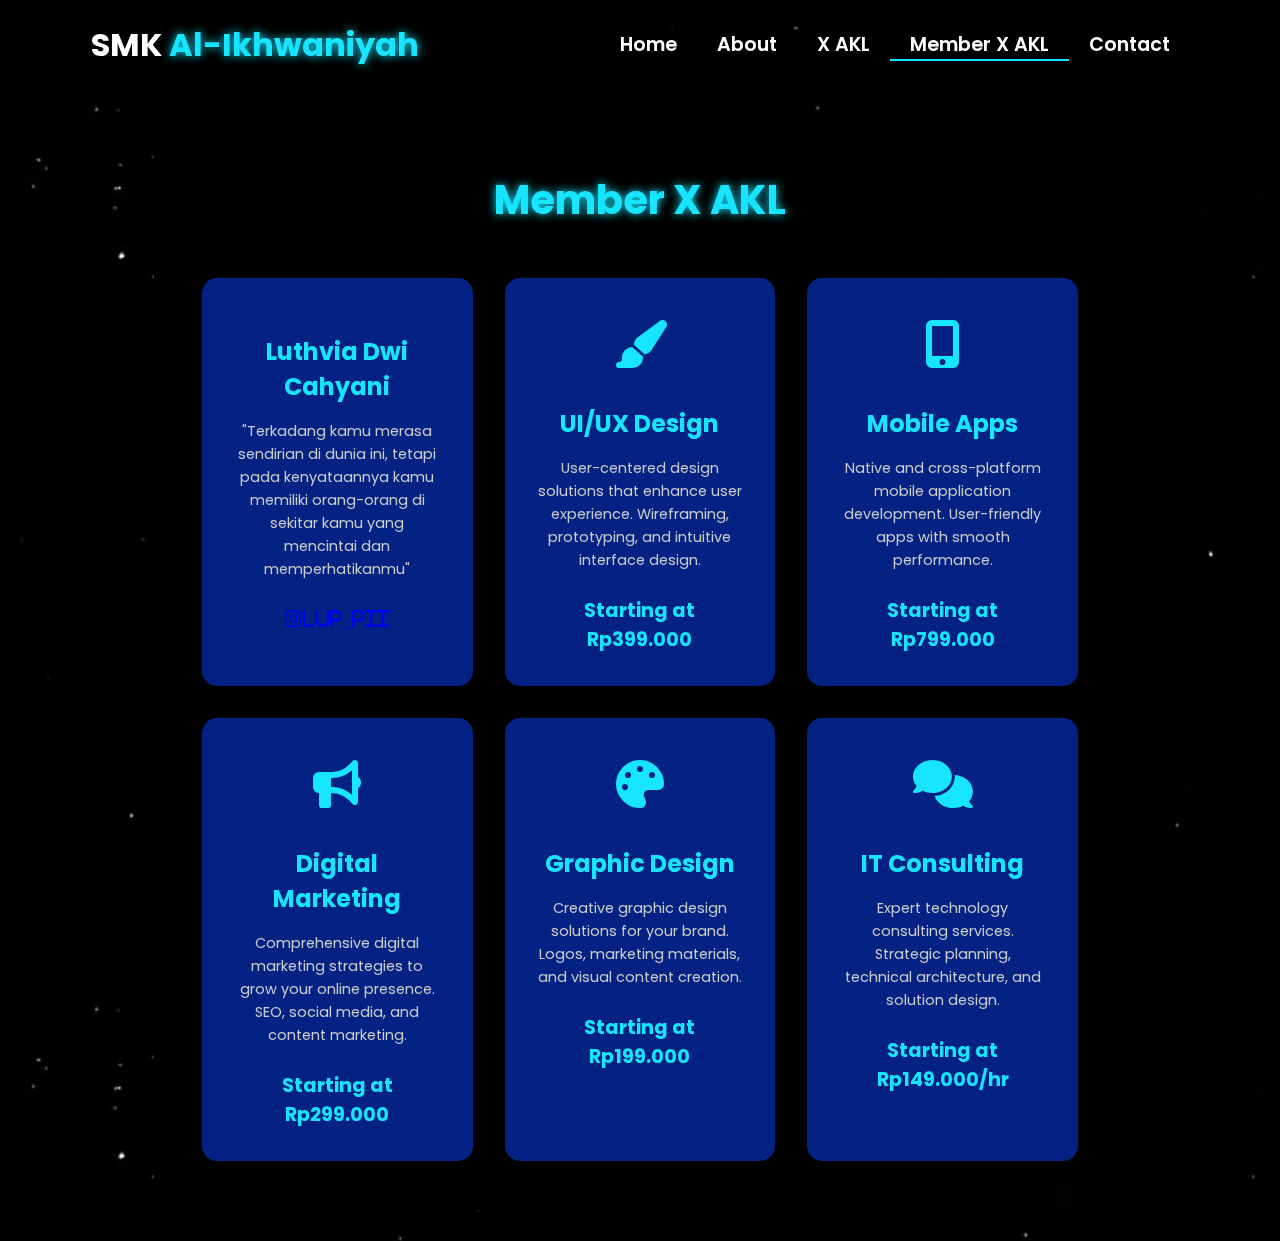
<file: Member X AKL.html>
<!DOCTYPE html>
<html lang="en">
<head>
    <meta charset="UTF-8">
    <meta name="viewport" content="width=device-width, initial-scale=1.0">
    <link rel="stylesheet" href="https://cdnjs.cloudflare.com/ajax/libs/font-awesome/6.5.1/css/all.min.css">
    <link rel="stylesheet" href="https://unpkg.com/aos@next/dist/aos.css" />
    <style>
        @import url("https://fonts.googleapis.com/css2?family=Poppins:wght@100;200;300;400;500;600&display=swap");

        * {
            padding: 0;
            margin: 0;
            font-family: "Poppins", sans-serif;
            box-sizing: border-box;
        }

        body {
            width: 100%;
            height: 100vh;
            background-image: url("./img/background.jpg");
            background-size: cover;
            overflow: auto;
            position: relative;
        }

        nav {
            width: 100%;
            height: 10vh;
            position: relative;
            z-index: 1000;
        }

        .nav-container {
            width: 100%;
            height: 100%;
            display: flex;
            justify-content: space-around;
            align-items: center;
        }

        .logo {
            color: white;
            font-size: 2rem;
            font-weight: bold;
        }

        .logo span {
            color: rgb(23, 228, 255);
            text-shadow: 0 0 10px rgb(23, 228, 255);
        }

        .hamburg, .cancel {
            cursor: pointer;
            position: absolute;
            right: 15px;
            top: 10px;
            color: white;
            display: none;
            font-size: clamp(2.5rem, 0.5rem + 5vw, 3rem);
        }

        .nav-container .links {
            display: flex;
        }

        .nav-container .links a {
            font-size: 1.2rem;
            color: white;
            margin: 0 20px;
            text-decoration: none;
            font-weight: 550;
            transition: 0.3s linear;
        }

        .nav-container .links a:hover {
            color: rgb(23, 228, 255);
            border-bottom: 2px solid rgb(23, 228, 255);
        }

        .nav-container .links .active {
            color: rgb(23, 228, 255);
            border-bottom: 2px solid rgb(23, 228, 255);
        }

        .dropdown {
            z-index: 1000;
            position: fixed;
            top: 0;
            left: 0;
            right: 0;
            transform: translateY(-500px);
            width: 100%;
            height: auto;
            backdrop-filter: blur(4px) brightness(40%);
            box-shadow: 0 0 20px black;
            transition: 0.2s linear;
        }

        .dropdown .links a {
            display: flex;
            color: white;
            text-decoration: none;
            padding: 15px 0;
            justify-content: center;
            align-items: center;
            transition: 0.2s linear;
        }

        .dropdown .links a:hover {
            background-color: rgb(23, 228, 255);
        }

        /* Service Section Styles */
        .services-container {
            width: 100%;
            min-height: 90vh;
            display: flex;
            justify-content: center;
            align-items: center;
            padding: 2rem;
        }

        .services-content {
            width: 80%;
            max-width: 1200px;
            background: rgba(0, 0, 0, 0.7);
            backdrop-filter: blur(10px);
            border-radius: 20px;
            padding: 3rem;
            color: white;
        }

        .services-header {
            text-align: center;
            margin-bottom: 3rem;
        }

        .services-header h1 {
            font-size: 2.5rem;
            color: rgb(23, 228, 255);
            text-shadow: 0 0 10px rgb(23, 228, 255);
            margin-bottom: 1rem;
        }

        .services-grid {
            display: grid;
            grid-template-columns: repeat(3, 1fr);
            gap: 2rem;
        }

        .service-card {
            background: rgba(5, 43, 166, 0.788);
            border-radius: 15px;
            padding: 2rem;
            text-align: center;
            transition: all 0.3s ease;
            cursor: pointer;
        }

        .service-card:hover {
            transform: translateY(-10px);
            box-shadow: 0 0 20px rgba(5, 43, 166, 0.788);
        }

        .service-icon {
            font-size: 3rem;
            color: rgb(23, 228, 255);
            margin-bottom: 1.5rem;
        }

        .service-title {
            font-size: 1.5rem;
            color: rgb(23, 228, 255);
            margin-bottom: 1rem;
        }

        .service-description {
            font-size: 0.9rem;
            line-height: 1.6;
            color: #cccccc;
        }

        .service-price {
            margin-top: 1.5rem;
            font-size: 1.2rem;
            color: rgb(23, 228, 255);
            font-weight: bold;
        }

        @media (max-height: 800px) {
            body {
                height: auto;
                min-height: 100vh;
            }
            
            .services-container {
                height: auto;
                min-height: 90vh;
            }
        }

        @media (max-width: 884px) {
            .services-grid {
                grid-template-columns: repeat(2, 1fr);
            }
            
            nav .logo {
                position: absolute;
                top: 16px;
                left: 15px;
                font-size: 1.5rem;
            }

            .nav-container .links {
                display: none;
            }

            .hamburg, .cancel {
                display: block;
            }
        }

        @media (max-width: 640px) {
            .services-container {
                padding: 1rem;
            }

            .services-content {
                width: 95%;
                padding: 1.5rem;
            }

            .services-grid {
                grid-template-columns: 1fr;
            }

            .services-header h1 {
                font-size: 2rem;
            }

            .service-card {
                padding: 1.5rem;
            }
        }
    </style>
    <title>Member X AKL - Portfolio Website</title>
</head>
<body>
    <nav>
        <div class="nav-container">
            <div class="logo" data-aos="zoom-in" data-aos-duration="1500">
                SMK <span>Al-Ikhwaniyah</span>
            </div>
            <div class="links">
                <div class="link" data-aos="fade-up" data-aos-duration="1500" data-aos-delay="100"><a href="index.html">Home</a></div>
                <div class="link" data-aos="fade-up" data-aos-duration="1500" data-aos-delay="200"><a href="about.html">About</a></div>
                <div class="link" data-aos="fade-up" data-aos-duration="1500" data-aos-delay="300"><a href="skill.html">X AKL</a></div>
                <div class="link active" data-aos="fade-up" data-aos-duration="1500" data-aos-delay="400"><a href="service.html">Member X AKL</a></div>
                <div class="link" data-aos="fade-up" data-aos-duration="1500" data-aos-delay="500"><a href="contact.html">Contact</a></div>
            </div>
        </div>
        <i class="fa-solid fa-bars hamburg" onclick="hamburg()"></i>
        <div class="dropdown">
            <div class="links">
                <a href="index.html">Home</a>
                <a href="about.html">About</a>
                <a href="skill.html">X AKL</a>
                <a href="service.html">Member X AKL</a>
                <a href="contact.html">Contact</a>
                <i class="fa-solid fa-xmark cancel" onclick="cancel()"></i>
            </div>
        </div>
    </nav>

    <div class="services-container">
        <div class="services-content">
            <div class="services-header" data-aos="fade-down" data-aos-duration="1500">
                <h1>Member X AKL</h1>
            </div>
            <div class="services-grid">
                <!-- Web Development -->
                <div class="service-card" data-aos="fade-up" data-aos-duration="1500" data-aos-delay="100">
                    <div class="service-icon">
                    </div>
                    <h3 class="service-title">Luthvia Dwi Cahyani</h3>
                    <p class="service-description">"Terkadang kamu merasa sendirian di dunia ini, tetapi pada kenyataannya kamu memiliki orang-orang di sekitar kamu yang mencintai dan memperhatikanmu"</p>
                    <div class="service-price">                        
                        <a href="https://www.instagram.com/lup_pii" target="_blank">
                        <i class="fab fa-instagram">lup_pii</i>
                    </a>
</div>
                </div>

                <!-- UI/UX Design -->
                <div class="service-card" data-aos="fade-up" data-aos-duration="1500" data-aos-delay="300">
                    <div class="service-icon">
                        <i class="fas fa-paint-brush"></i>
                    </div>
                    <h3 class="service-title">UI/UX Design</h3>
                    <p class="service-description">User-centered design solutions that enhance user experience. Wireframing, prototyping, and intuitive interface design.</p>
                    <div class="service-price">Starting at Rp399.000</div>
                </div>

                <!-- Mobile App Development -->
                <div class="service-card" data-aos="fade-up" data-aos-duration="1500" data-aos-delay="500">
                    <div class="service-icon">
                        <i class="fas fa-mobile-alt"></i>
                    </div>
                    <h3 class="service-title">Mobile Apps</h3>
                    <p class="service-description">Native and cross-platform mobile application development. User-friendly apps with smooth performance.</p>
                    <div class="service-price">Starting at Rp799.000</div>
                </div>

                <!-- Digital Marketing -->
                <div class="service-card" data-aos="fade-up" data-aos-duration="1500" data-aos-delay="700">
                    <div class="service-icon">
                        <i class="fas fa-bullhorn"></i>
                    </div>
                    <h3 class="service-title">Digital Marketing</h3>
                    <p class="service-description">Comprehensive digital marketing strategies to grow your online presence. SEO, social media, and content marketing.</p>
                    <div class="service-price">Starting at Rp299.000</div>
                </div>

                <!-- Graphic Design -->
                <div class="service-card" data-aos="fade-up" data-aos-duration="1500" data-aos-delay="900">
                    <div class="service-icon">
                        <i class="fas fa-palette"></i>
                    </div>
                    <h3 class="service-title">Graphic Design</h3>
                    <p class="service-description">Creative graphic design solutions for your brand. Logos, marketing materials, and visual content creation.</p>
                    <div class="service-price">Starting at Rp199.000</div>
                </div>

                <!-- Consulting -->
                <div class="service-card" data-aos="fade-up" data-aos-duration="1500" data-aos-delay="1100">
                    <div class="service-icon">
                        <i class="fas fa-comments"></i>
                    </div>
                    <h3 class="service-title">IT Consulting</h3>
                    <p class="service-description">Expert technology consulting services. Strategic planning, technical architecture, and solution design.</p>
                    <div class="service-price">Starting at Rp149.000/hr</div>
                </div>
            </div>
        </div>
    </div>

    <script src="https://unpkg.com/aos@next/dist/aos.js"></script>
    <script>
        AOS.init({offset: 0});
        
        function hamburg() {
            const navbar = document.querySelector(".dropdown")
            navbar.style.transform = "translateY(0px)"
        }
        
        function cancel() {
            const navbar = document.querySelector(".dropdown")
            navbar.style.transform = "translateY(-500px)"
        }
    </script>
</body>
</html>
</file>
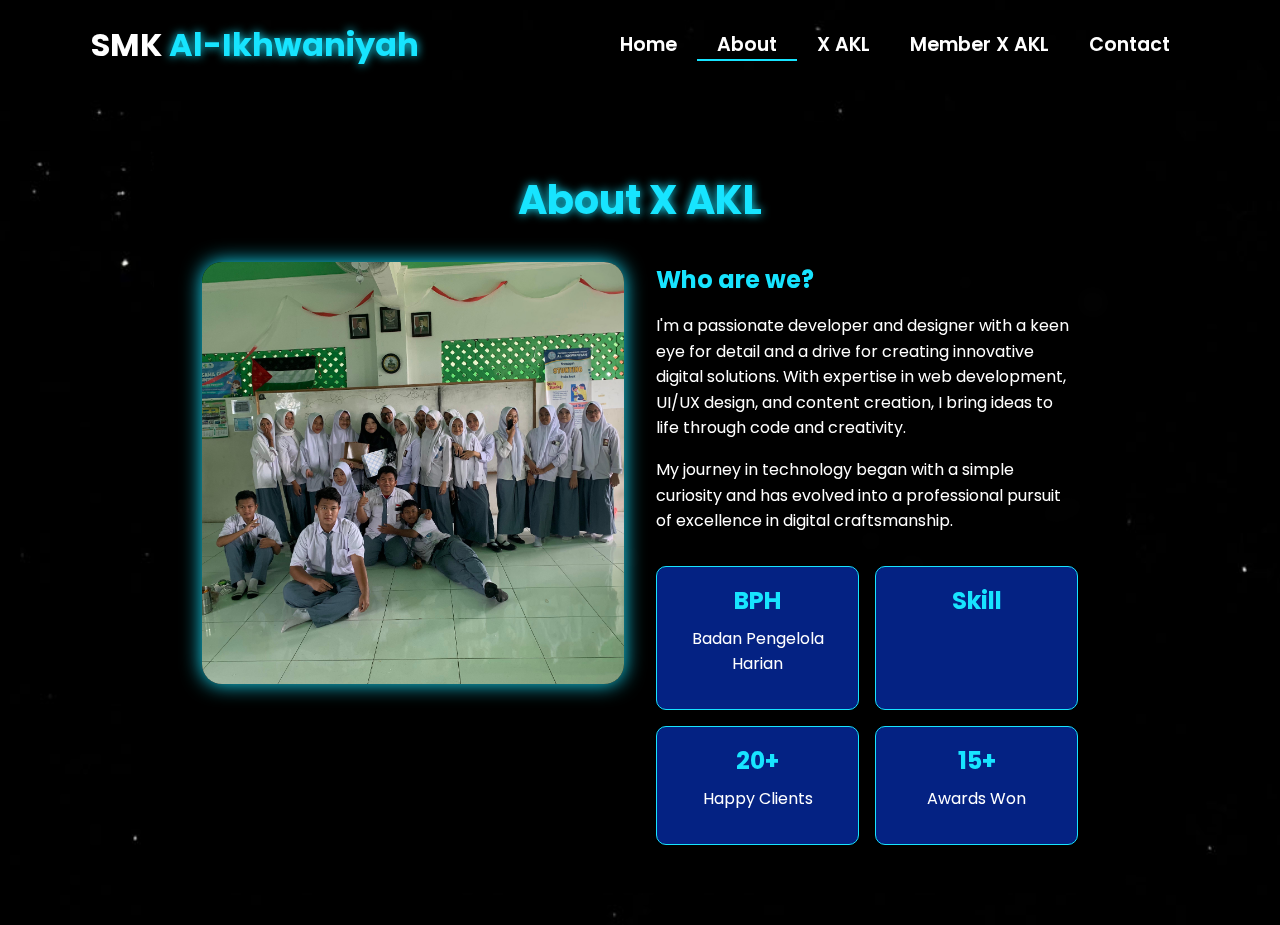
<file: X AKL.html>
<!DOCTYPE html>
<html lang="en">
<head>
    <meta charset="UTF-8">
    <meta name="viewport" content="width=device-width, initial-scale=1.0">
    <link rel="stylesheet" href="https://cdnjs.cloudflare.com/ajax/libs/font-awesome/6.5.1/css/all.min.css">
    <link rel="stylesheet" href="https://unpkg.com/aos@next/dist/aos.css" />
    <style>
        @import url("https://fonts.googleapis.com/css2?family=Poppins:wght@100;200;300;400;500;600&display=swap");

        /* Reset CSS dan pengaturan default */
        * {
            padding: 0;
            margin: 0;
            font-family: "Poppins", sans-serif;
            box-sizing: border-box;
        }

        /* 
          Styling untuk body
          - Menggunakan background image
          - Cover seluruh viewport
          - Mencegah horizontal scroll
        */
        body {
            width: 100%;
            min-height: 100vh;
            background-image: url("./img/background.jpg");
            background-size: cover;
            overflow-x: hidden;
            position: relative;
        }

        /* 
          Navbar styling
          - Fixed height 10vh
          - Posisi relative untuk positioning yang tepat
          - z-index tinggi agar selalu di atas konten lain
        */
        nav {
            width: 100%;
            height: 10vh;
            position: sticky;
            position: relative;
            /* Ubah dari sticky ke relative */
            z-index: 1000;
            /* Tambahkan z-index tinggi untuk nav */
        }

        /* Container untuk konten navbar */
        .nav-container {
            width: 100%;
            height: 100%;
            display: flex;
            justify-content: space-around;
            align-items: center;
        }

        /* 
          Logo styling
          - Warna putih dengan ukuran 2rem
          - Text shadow untuk efek glow pada span 
        */
        .logo {
            color: white;
            font-size: 2rem;
            font-weight: bold;
        }

        .logo span {
            color: rgb(23, 228, 255);
            text-shadow: 0 0 10px rgb(23, 228, 255);
        }

        /* 
          Hamburger dan Cancel button styling
          - Hanya muncul di mobile view
          - Posisi absolute di kanan atas
        */
        .hamburg,
        .cancel {
            cursor: pointer;
            position: absolute;
            right: 15px;
            top: 10px;
            color: white;
            display: none;
            font-size: clamp(2.5rem, 0.5rem + 5vw, 3rem);
        }

        /* 
          Navigation links container
          - Flex layout untuk alignment horizontal
        */
        .nav-container .links {
            display: flex;
        }

        /* 
          Individual navigation links
          - Spacing dan styling untuk tiap link
          - Hover effect dengan border bottom
        */
        .nav-container .links a {
            font-size: 1.2rem;
            color: white;
            margin: 0 20px;
            text-decoration: none;
            font-weight: 550;
            transition: 0.3s linear;
        }

        .nav-container .links a:hover {
            color: rgb(23, 228, 255);
            border-bottom: 2px solid rgb(23, 228, 255);
        }

        /* Styling untuk link aktif */
        .nav-container .links .active {
            color: rgb(23, 228, 255);
            border-bottom: 2px solid rgb(23, 228, 255);
        }

        /* 
          Dropdown menu untuk mobile view
          - Fixed positioning dengan transform untuk animasi
          - Backdrop filter untuk efek blur
        */
        .dropdown {
            z-index: 1000;
            position: fixed;
            top: 0;
            left: 0;
            right: 0;
            transform: translateY(-500px);
            width: 100%;
            height: auto;
            backdrop-filter: blur(4px) brightness(40%);
            box-shadow: 0 0 20px black;
            transition: 0.2s linear;
        }

        .dropdown .links a {
            display: flex;
            color: white;
            text-decoration: none;
            padding: 15px 0;
            justify-content: center;
            align-items: center;
            transition: 0.2s linear;
        }

        .dropdown .links a:hover {
            background-color: rgb(23, 228, 255);
        }

        /* About Section Styles */
        .about-container {
            width: 100%;
            min-height: 90vh;
            display: flex;
            justify-content: center;
            align-items: center;
            padding: 2rem;
            position: relative;
            z-index: 1;
        }

        .about-content {
            width: 80%;
            max-width: 1200px;
            background: rgba(0, 0, 0, 0.7);
            backdrop-filter: blur(10px);
            border-radius: 20px;
            padding: 3rem;
            color: white;
            /* box-shadow: 0 0 30px rgba(5, 43, 166, 0.788); */
        }

        .about-header {
            text-align: center;
            margin-bottom: 2rem;
        }

        .about-header h1 {
            font-size: 2.5rem;
            color: rgb(23, 228, 255);
            text-shadow: 0 0 10px rgb(23, 228, 255);
            margin-bottom: 1rem;
        }

        .about-grid {
            display: grid;
            grid-template-columns: 1fr 1fr;
            gap: 2rem;
        }

        .about-image {
            width: 100%;
            aspect-ratio: 1;
            border-radius: 20px;
            overflow: hidden;
            box-shadow: 0 0 20px rgb(23, 228, 255);
        }

        .about-image img {
            width: 100%;
            height: 100%;
            object-fit: cover;
        }

        .about-text h2 {
            color: rgb(23, 228, 255);
            margin-bottom: 1rem;
        }

        .about-text p {
            line-height: 1.6;
            margin-bottom: 1rem;
        }

        .stats {
            display: grid;
            grid-template-columns: repeat(2, 1fr);
            gap: 1rem;
            margin-top: 2rem;
        }

        .stat-item {
            background: rgba(5, 43, 166, 0.788);
            padding: 1rem;
            border-radius: 10px;
            text-align: center;
            border: 1px solid rgb(23, 228, 255);
            cursor: pointer;
        }

        .stat-item h3 {
            color: rgb(23, 228, 255);
            font-size: 1.5rem;
            margin-bottom: 0.5rem;
        }

        .content-grid {
            display: grid;
            grid-template-columns: repeat(auto-fit, minmax(280px, 1fr));
            gap: 2rem;
            padding: 2rem 0;
        }

        .content-card {
            background: rgba(5, 43, 166, 0.788);
            border-radius: 15px;
            overflow: hidden;
            transition: all 0.3s ease;
            cursor: pointer;
        }

        .content-card:hover {
            transform: translateY(-5px);
            box-shadow: 0 5px 15px rgba(5, 43, 166, 0.788);
        }

        .card-image {
            width: 100%;
            height: 200px;
            overflow: hidden;
        }

        .card-image img {
            width: 100%;
            height: 100%;
            object-fit: cover;
        }

        .card-info {
            padding: 1.5rem;
        }

        .card-info h3 {
            color: rgb(23, 228, 255);
            margin-bottom: 0.5rem;
        }

        .card-info p {
            font-size: 0.9rem;
            margin-bottom: 1rem;
        }

        .card-info .technologies {
            display: flex;
            flex-wrap: wrap;
            gap: 0.5rem;
            margin-top: 1rem;
        }

        .technology-tag {
            background: rgba(5, 43, 166, 0.788);
            padding: 0.3rem 0.8rem;
            border-radius: 15px;
            font-size: 0.8rem;
            color: rgb(23, 228, 255);
        }

        .back-button {
            display: inline-block;
            padding: 0.8rem 1.5rem;
            background: rgb(23, 228, 255);
            color: white;
            border-radius: 5px;
            text-decoration: none;
            margin-bottom: 2rem;
            transition: all 0.3s ease;
        }

        .back-button:hover {
            background: rgb(23, 228, 255);
            transform: translateY(-2px);
        }

        .award-icon {
            font-size: 2rem;
            color: rgb(23, 228, 255);
            margin-bottom: 1rem;
        }

        .client-testimonial {
            font-style: italic;
            margin-top: 1rem;
            padding: 1rem;
            background: rgba(5, 43, 166, 0.788);
            border-radius: 10px;
        }



        @media (max-width: 884px) {
            .about-grid {
                grid-template-columns: 1fr;
            }

            nav .logo {
                position: absolute;
                top: 16px;
                left: 15px;
                font-size: 1.5rem;
            }

            .nav-container .links {
                display: none;
            }

            .hamburg,
            .cancel {
                display: block;
            }
        }

        @media (max-width: 440px) {
            .about-container {
                padding: 1rem;
            }

            .about-content {
                width: 95%;
                /* Memperbesar width untuk layar kecil */
                padding: 1.5rem;
            }

            .about-header h1 {
                font-size: 1.8rem;
                /* Mengurangi ukuran judul */
            }

            .about-text h2 {
                font-size: 1.4rem;
                /* Mengurangi ukuran sub-judul */
            }

            .about-text p {
                font-size: 0.9rem;
                /* Mengurangi ukuran teks */
                line-height: 1.4;
            }

            .about-image {
                width: 100%;
                max-height: 250px;
                /* Membatasi tinggi gambar */
            }

            .stats {
                grid-template-columns: repeat(2, 1fr);
                /* Tetap 2 kolom tapi lebih kecil */
                gap: 0.8rem;
            }

            .stat-item {
                padding: 0.8rem;
            }

            .stat-item h3 {
                font-size: 1.2rem;
                /* Mengurangi ukuran angka statistik */
            }

            .stat-item p {
                font-size: 0.8rem;
                /* Mengurangi ukuran teks statistik */
            }

            /* Menyesuaikan padding untuk link statistik */
            .stat-item a {
                padding: 0.5rem;
                display: block;
            }
        }
    </style>
    <title>X AKL- Portfolio Website</title>
</head>

<body>

    <!-- Navigasi -->
    <nav>
        <div class="nav-container">
            <div class="logo" data-aos="zoom-in" data-aos-duration="1500">
                SMK <span>Al-Ikhwaniyah</span>
            </div>
            <div class="links">
                <div class="link" data-aos="fade-up" data-aos-duration="1500" data-aos-delay="100"><a
                        href="index.html">Home</a></div>
                <div class="link active" data-aos="fade-up" data-aos-duration="1500" data-aos-delay="200"><a
                        href="about.html">About</a></div>
                <div class="link" data-aos="fade-up" data-aos-duration="1500" data-aos-delay="300"><a
                        href="skill.html">X AKL</a></div>
                <div class="link" data-aos="fade-up" data-aos-duration="1500" data-aos-delay="400"><a
                        href="service.html">Member X AKL</a></div>
                <div class="link" data-aos="fade-up" data-aos-duration="1500" data-aos-delay="500"><a
                        href="contact.html">Contact</a></div>
            </div>
        </div>
        <i class="fa-solid fa-bars hamburg" onclick="hamburg()"></i>
        <div class="dropdown">
            <div class="links">
                <a href="index.html">Home</a>
                <a href="about.html">About</a>
                <a href="skill.html">X AKL</a>
                <a href="service.html">Member X AKL</a>
                <a href="contact.html">Contact</a>
                <i class="fa-solid fa-xmark cancel" onclick="cancel()"></i>
            </div>
        </div>
    </nav>

    <!-- Konten utama halaman About -->
    <div class="about-container">
        <div class="about-content" id="aboutContent">
            <!-- Bagian header -->
            <div class="about-header" data-aos="fade-down" data-aos-duration="1500">
                <h1>About X AKL</h1>
            </div>

            <!-- Grid untuk gambar dan teks deskripsi -->
            <div class="about-grid">
                <div class="about-image" data-aos="fade-right" data-aos-duration="1500">
                    <img src="img/X AKL-hari_guru.jpg" alt="About Image">
                </div>
                <div class="about-text" data-aos="fade-left" data-aos-duration="1500">
                    <h2>Who are we?</h2>
                    <p>I'm a passionate developer and designer with a keen eye for detail and a drive for creating
                        innovative digital solutions. With expertise in web development, UI/UX design, and content
                        creation, I bring ideas to life through code and creativity.</p>
                    <p>My journey in technology began with a simple curiosity and has evolved into a professional
                        pursuit of excellence in digital craftsmanship.</p>

                    <div class="stats">
                        <div class="stat-item" data-aos="zoom-in" data-aos-duration="1500" data-aos-delay="200"
                            onclick="showProjects()">
                            <h3>BPH</h3>
                            <p>Badan Pengelola Harian</p>
                        </div>
                        <div class="stat-item" data-aos="zoom-in" data-aos-duration="1500" data-aos-delay="400"
                            onclick="showExperience()">
                            <h3>Skill</h3>
                            <p></p>
                        </div>
                        <div class="stat-item" data-aos="zoom-in" data-aos-duration="1500" data-aos-delay="600"
                            onclick="showClients()">
                            <h3>20+</h3>
                            <p>Happy Clients</p>
                        </div>
                        <div class="stat-item" data-aos="zoom-in" data-aos-duration="1500" data-aos-delay="800"
                            onclick="showAwards()">
                            <h3>15+</h3>
                            <p>Awards Won</p>
                        </div>
                    </div>
                </div>
            </div>
        </div>

        <!-- Link ke library animasi AOS -->
        <script src="https://unpkg.com/aos@next/dist/aos.js"></script>

        <!-- JavaScript untuk interaksi dan animasi halaman -->
        <script>

            // Inisialisasi library AOS
            AOS.init({ offset: 0 });

            // Fungsi untuk menampilkan menu hamburger
            function hamburg() {
                const navbar = document.querySelector(".dropdown")
                navbar.style.transform = "translateY(0px)"
            }

            // Fungsi untuk menyembunyikan menu hamburger
            function cancel() {
                const navbar = document.querySelector(".dropdown")
                navbar.style.transform = "translateY(-500px)"
            }

            // Fungsi untuk menampilkan daftar Project
            function showProjects() {
                const aboutContent = document.getElementById('aboutContent');
                aboutContent.innerHTML = `
                <a href="skill.html" class="back-button" onclick="restoreInitialContent()">
                    <i class="fas fa-arrow-left"></i> Back
                </a>
                <div class="about-header" data-aos="fade-down" data-aos-duration="1500">
                    <h1>BPH X AKL</h1>
                </div>
                <div class="content-grid">
                    ${generateProjectCards()}
                </div>
            `;
                AOS.refresh();
            }

            // Fungsi untuk menampilkan daftar Experience
            function showExperience() {
                const aboutContent = document.getElementById('aboutContent');
                aboutContent.innerHTML = `
                <a href="about.html" class="back-button" onclick="restoreInitialContent()">
                    <i class="fas fa-arrow-left"></i> Back
                </a>
                <div class="about-header" data-aos="fade-down" data-aos-duration="1500">
                    <h1>My Experience</h1>
                </div>
                <div class="content-grid">
                    ${generateExperienceCards()}
                </div>
            `;
                AOS.refresh();
            }

            // Fungsi untuk menampilkan daftar Clients
            function showClients() {
                const aboutContent = document.getElementById('aboutContent');
                aboutContent.innerHTML = `
                <a href="about.html" class="back-button" onclick="restoreInitialContent()">
                    <i class="fas fa-arrow-left"></i> Back
                </a>
                <div class="about-header" data-aos="fade-down" data-aos-duration="1500">
                    <h1>Client Success Stories</h1>
                </div>
                <div class="content-grid">
                    ${generateClientCards()}
                </div>
            `;
                AOS.refresh();
            }

            // Fungsi untuk menampilkan daftar Awards
            function showAwards() {
                const aboutContent = document.getElementById('aboutContent');
                aboutContent.innerHTML = `
                <a href="about.html" class="back-button" onclick="restoreInitialContent()">
                    <i class="fas fa-arrow-left"></i> Back
                </a>
                <div class="about-header" data-aos="fade-down" data-aos-duration="1500">
                    <h1>Awards & Recognition</h1>
                </div>
                <div class="content-grid">
                    ${generateAwardCards()}
                </div>
            `;
                AOS.refresh();
            }

            // Fungsi pembantu untuk menghasilkan kartu project
            function generateProjectCards() {
                const projects = [
                    {
                        title: "Luthvia Dwi Cahyani",
                        image: "img/zoro.jpg",
                        description: "Seksi Kebersihan",
                        technologies: ["HTML", "C++", "CSS"]
                    },
                    {
                        title: "Portfolio Website",
                        image: "img/zoro.jpg",
                        description: "Responsive portfolio website with modern animations",
                        technologies: ["HTML", "CSS", "JavaScript"]
                    },
                    {
                        title: "Task Management App",
                        image: "img/zoro.jpg",
                        description: "Mobile-first task management application",
                        technologies: ["Vue.js", "Firebase"]
                    }
                    // Add more projects as needed
                ];

                return projects.map(project => `
                <div class="content-card" data-aos="fade-up">
                    <div class="card-image">
                        <img src="${project.image}" alt="${project.title}">
                    </div>
                    <div class="card-info">
                        <h3>${project.title}</h3>
                        <p>${project.description}</p>
                        <div class="technologies">
                            ${project.technologies.map(tech => `
                                <span class="technology-tag">${tech}</span>
                            `).join('')}
                        </div>
                    </div>
                </div>
            `).join('');
            }

            // Fungsi pembantu untuk menghasilkan kartu experience
            function generateExperienceCards() {
                const experiences = [
                    {
                        title: "Senior Web Developer",
                        company: "Tech Solutions Inc.",
                        period: "2021 - Present",
                        description: "Leading frontend development team and implementing modern web solutions"
                    },
                    {
                        title: "Frontend Developer",
                        company: "Digital Agency",
                        period: "2019 - 2021",
                        description: "Developed responsive websites and web applications"
                    }
                    // Add more experiences as needed
                ];

                return experiences.map(exp => `
                <div class="content-card" data-aos="fade-up">
                    <div class="card-info">
                        <h3>${exp.title}</h3>
                        <h4>${exp.company}</h4>
                        <p class="period">${exp.period}</p>
                        <p>${exp.description}</p>
                    </div>
                </div>
            `).join('');
            }

            // Fungsi pembantu untuk menghasilkan kartu client
            function generateClientCards() {
                const clients = [
                    {
                        name: "Ell Udin",
                        company: "Innovation Corp",
                        image: "img/zoro.jpg",
                        testimonial: "Outstanding work on our company website redesign!"
                    },
                    {
                        name: "Ell Ucup",
                        company: "Tech Startup",
                        image: "img/zoro.jpg",
                        testimonial: "Delivered our app ahead of schedule with excellent quality"
                    }
                    // Add more clients as needed
                ];

                return clients.map(client => `
                <div class="content-card" data-aos="fade-up">
                    <div class="card-image">
                        <img src="${client.image}" alt="${client.name}">
                    </div>
                    <div class="card-info">
                        <h3>${client.name}</h3>
                        <h4>${client.company}</h4>
                        <p class="client-testimonial">"${client.testimonial}"</p>
                    </div>
                </div>
            `).join('');
            }


        </script>
</body>

</html>
</file>
<file: css/style.css>
/* Subscrbe YouTube Tamzidan Mahdiyin */

@import url("https://fonts.googleapis.com/css2?family=Poppins:wght@100;200;300;400;500;600&display=swap");

* {
  padding: 0;
  margin: 0;
  font-family: "Poppins", sans-serif;
  box-sizing: border-box;
}

body {
  width: 100%;
  height: 100vh;
  background-image: url("../img/background.jpg");
  overflow: hidden;
}

nav {
  width: 100%;
  height: 10vh;
  position: sticky;
}

.nav-container {
  width: 100%;
  height: 100%;
  display: flex;
  justify-content: space-around;
  align-items: center;
}

/* Subscrbe YouTube Tamzidan Mahdiyin */

.logo {
  color: white;
  font-size: 2rem;
  font-weight: bold;
}

.logo span {
  color: rgb(23, 228, 255);
  text-shadow: 0 0 10px rgb(23, 228, 255);
}

.hamburg,
.cancel {
  cursor: pointer;
  position: absolute;
  right: 15px;
  top: 10px;
  color: white;
  display: none;
  font-size: clamp(2.5rem, 0.5rem + 5vw, 3rem);
}

.nav-container .links {
  display: flex;
}

.nav-container .links a {
  font-size: 1.2rem;
  color: white;
  margin: 0 20px;
  text-decoration: none;
  font-weight: 550;
  transition: 0.3s linear;
}

.nav-container .links a:hover {
  color: rgb(23, 228, 255);
  border-bottom: 2px solid rgb(23, 228, 255);
}

.nav-container .links .active {
  color: rgb(23, 228, 255);
  border-bottom: 2px solid rgb(23, 228, 255);
}

.dropdown {
  z-index: 100;
  position: absolute;
  top: 0;
  transform: translateY(-500px);
  width: 100%;
  height: auto;
  backdrop-filter: blur(4px) brightness(40%);
  box-shadow: 0 0 20px black;
  transition: 0.2s linear;
}

.dropdown .links a {
  display: flex;
  color: white;
  text-decoration: none;
  padding: 15px 0;
  justify-content: center;
  align-items: center;
  transition: 0.2s linear;
}

.dropdown .links a:hover {
  background-color: rgb(23, 228, 255);
}

section {
  width: 100%;
  height: 90vh;
}

.main-container {
  width: 100%;
  height: 100%;
  display: flex;
  justify-content: space-evenly;
  align-items: center;
}

.main-container .content {
  color: white;
  width: 40%;
  min-height: 100px;
}

/* Subscrbe YouTube Tamzidan Mahdiyin */

.content h1 {
  font-size: clamp(1rem, 1rem + 5vw, 1.8rem);
}

.content h1 span {
  font-weight: 700;
  text-shadow: 0 0 10px rgb(23, 228, 255);
  color: rgb(23, 228, 255);
}

.content .typewriter {
  font-size: clamp(1rem, 1rem + 5vw, 2.5rem);
  font-weight: 700;
}

.typewriter span {
  color: rgb(23, 228, 255);
  text-shadow: 0 0 10px rgb(23, 228, 255);
}

.content p {
  font-size: clamp(0, 4rem, 0.2rem + 9vw, 1rem);
  margin: 10px 0;
}

.social-links i {
  display: inline-flex;
  justify-content: center;
  align-items: center;
  width: 3rem;
  height: 3rem;
  background-color: transparent;
  border: 0.2rem solid rgb(23, 228, 255);
  border-radius: 50%;
  color: rgb(23, 228, 255);
  margin: 0 15px;
  font-size: 1.5rem;
  transition: 0.2s linear;
}

.social-links i:hover {
  scale: 1.3;
  filter: drop-shadow(0 0 10px rgb(23, 228, 255));
  color: black;
  background-color: rgb(23, 228, 255);
  -webkit-filter: drop-shadow(0 0 10px rgb(23, 228, 255));
}

.content button {
  width: 50%;
  height: 6vh;
  margin: 30px;
  background-color: rgb(23, 228, 255);
  color: white;
  border: none;
  outline: none;
  font-size: 120%;
  font-weight: 700;
  border-radius: 5px;
  transition: 0.2s linear;
}

.content button:hover {
  scale: 1.1;
  color: rgb(23, 228, 255);
  border: 2px solid rgb(23, 228, 255);
  background-color: transparent;
  font-weight: 700;
  box-shadow: 0 0 40px 5px rgb(23, 228, 255);
}

.main-container .image {
  width: 50vh;
  height: 50vh;
  border-radius: 100%;
  overflow: hidden;
  box-shadow: 0 0 50px rgb(23, 228, 255);
}

.main-container .image img {
  width: 100%;
  height: 100%;
}

.main-container .image:hover {
  animation: animate 1.5s ease-in-out infinite;
  -webkit-animation: animate 1.5s ease-in-out infinite;
}

@keyframes animate {
  0% {
    scale: 1;
  }
  50% {
    scale: 1.05;
  }
  100% {
    scale: 1;
  }
}

@media (max-width: 884px) {
  nav .logo {
    position: absolute;
    top: 16px;
    left: 15px;
    font-size: 1.5rem;
  }

  .main-container {
    display: flex;
    flex-direction: column-reverse;
  }

  .nav-container .links {
    display: none;
  }

  .hamburg,
  .cancel {
    display: block;
  }

  .main-container .content {
    width: 80%;
  }
  .social-links i {
    width: 2.5rem;
    height: 2.5rem;
    font-size: 1.5rem;
  }

  .main-container .image {
    z-index: -1;
    width: 50%;
    height: 80%;
  }
}

@media (max-width: 440px) {
  .main-container .image {
    width: 60%;
    height: 30%;
  }

  .main-container .content {
    width: 80%;
  }

  .main-container button {
    margin-top: 15px;
  }
}
/* Subscrbe YouTube Tamzidan Mahdiyin */
</file>
